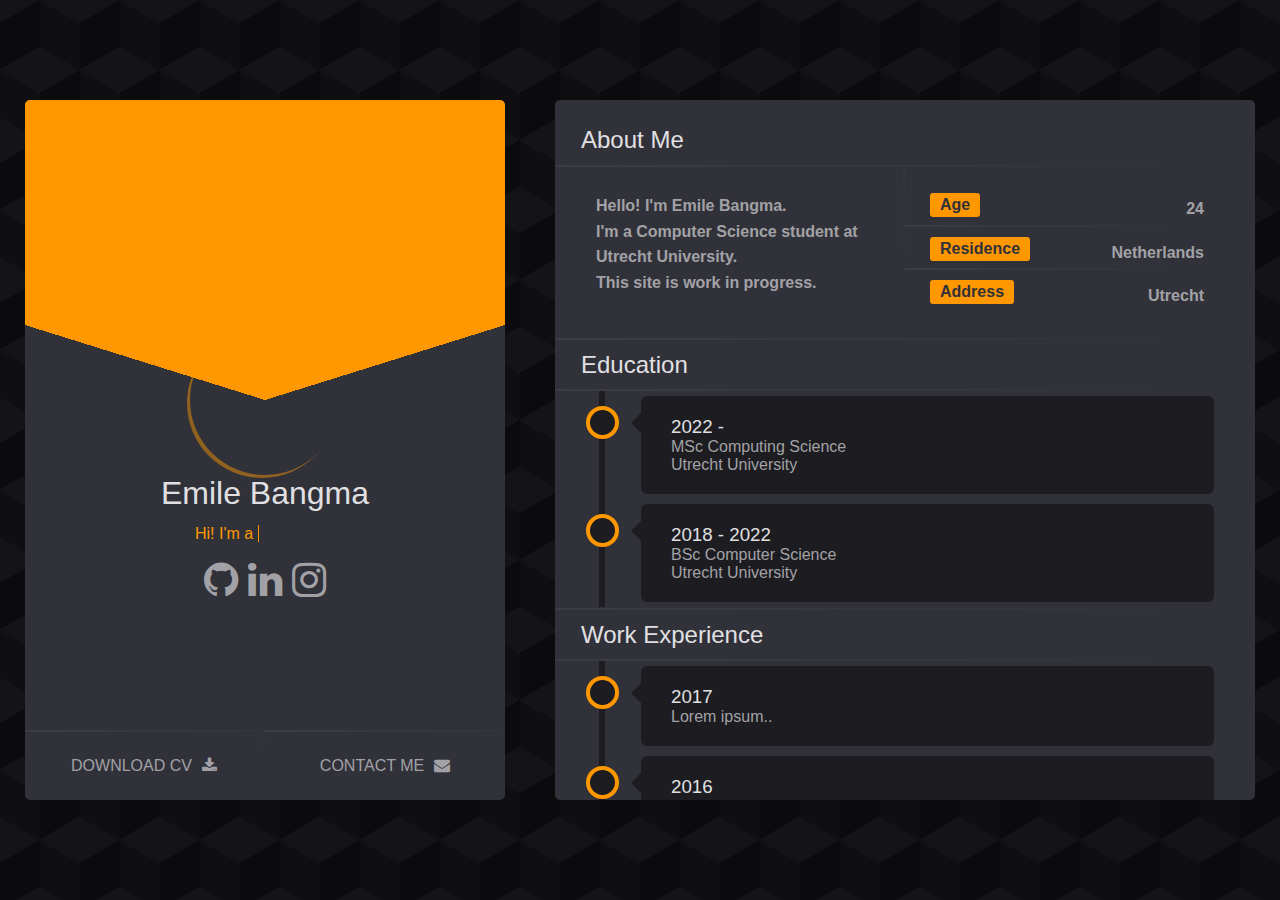
<file: index-amp.html>
<!DOCTYPE html>
<html ⚡ lang="en">
<head>
    <meta charset="utf-8" />
    <title>Emile Bangma - Portfolio</title>
    <meta name="viewport" content="width=device-width, initial-scale=1.0" />
    <link rel="apple-touch-icon" sizes="180x180" href="./icons/apple-touch-icon.png"/>
    <link rel="icon" type="image/png" sizes="32x32" href="./icons/favicon-32x32.png"/>
    <link rel="icon" type="image/png" sizes="16x16" href="./icons/favicon-16x16.png"/>
    <link rel="manifest" href="./manifest.webmanifest"/>
    <link rel="canonical" href="https://emilebangma.com/index.html"/>
    <meta name="theme-color" content="#ff9800"/>
    <meta name="description" content="CV/portfolio. Computer Science student at Utrecht University"/>
    <meta name="application-name" content="Emile Bangma - Portfolio"/>
    <meta name="author" content="Emile Bangma"/>
    <meta name="google-site-verification" content="oyMdQurJrc767onv29mKYog6BKX0lN03t9Yuq3p2zC0" />
    <style amp-boilerplate>
        body {
            -webkit-animation: -amp-start 8s steps(1, end) 0s 1 normal both;
            -moz-animation: -amp-start 8s steps(1, end) 0s 1 normal both;
            -ms-animation: -amp-start 8s steps(1, end) 0s 1 normal both;
            animation: -amp-start 8s steps(1, end) 0s 1 normal both;
        }
        @-webkit-keyframes -amp-start {
            from {
                visibility: hidden;
                }
            to {
                visibility: visible;
            }
        }
        @-moz-keyframes -amp-start {
            from {
                visibility: hidden;
            }
            to {
                visibility: visible;
                }
        }
        @-ms-keyframes -amp-start {
            from {
                visibility: hidden;
            }
            to {
                visibility: visible;
            }
        }
        @-o-keyframes -amp-start {
            from {
                visibility: hidden;
            }
            to {
                visibility: visible;
            }
        }
        @keyframes -amp-start {
            from {
                visibility: hidden;
            }
            to {
                visibility: visible;
            }
        }
    </style>
    <noscript>
        <style amp-boilerplate>
            body {
                -webkit-animation: none;
                -moz-animation: none;
                -ms-animation: none;
                animation: none;
            }
        </style>
    </noscript>
    <script async src="https://cdn.ampproject.org/v0.js"></script>
    <style amp-custom>
        :root{--text-color-header:#e0e0e2;--text-color-main:#a2a2a6;--text-color-minor:#ff9800;--background-color:#1c1c21;--background-color-light:#31313a;--background-color-light-transparent:#31313a77;--background-color-boxes:#26262c;--lining-color:#31313a;--lining-color-light:#3b3c45;--accent-color:#ff9800;--accent-color-transparent:#ff980077;--accent-color-light:#fffefd}body{background-color:var(--background-color);color:var(--text-color-main);overflow-x:hidden;font-family:Helvetica,Arial}a{color:inherit;text-decoration:inherit;padding-top:25px}hr{position:relative;left:-25px;height:2px;border-width:0;background:var(--background-color-light);background:linear-gradient(135deg,var(--lining-color-light) 0,var(--background-color-light) 100%)}.hidden{width:0;visibility:hidden;opacity:0;font-size:0px;}.link{display:block;width:100%;height:100%}h1,h2,h3,h4,h5,h6{color:var(--text-color-header)}#card{position:relative;height:100%;box-sizing:border-box;z-index:6;margin:25px;float:right;width:530px;height:700px;border-radius:5px;background-color:var(--background-color-light)}#container{position:relative;width:55%;margin:25px;float:left;padding:15px;box-sizing:border-box;z-index:6;min-width:400px;max-width:700px;height:700px;width:70%;border-radius:5px;background-color:var(--background-color-light);overflow-y:scroll;overflow-x:hidden}#container::-webkit-scrollbar{width:8px}#container::-webkit-scrollbar-track{background:var(--background-color-light)}#container::-webkit-scrollbar-thumb{background-color:var(--accent-color);border-radius:4px;border:3px solid var(--lining-color-light)}.center{display:flex;align-items:center;z-index:6;height:100vh;overflow-x:hidden}@media screen and (max-width:1220px), screen and (max-height:768px){#card{position:relative;z-index:6;min-width:600px;width:70%;max-height:700px;height:auto;margin:15px auto;float:none}#container{position:relative;z-index:6;min-width:600px;width:70%;height:auto;max-width:100vw;margin:15px auto;float:none;overflow-y:auto}.center{display:block;width:100%;height:auto}.fifty>div{width:50%;text-align:center;margin-top:50px;margin-bottom:0}.wrapper{background:var(--background-color,.15);position:absolute;left:0;width:100%;height:100vh;overflow-y:scroll;overflow-x:hidden}::-webkit-scrollbar{width:0px}.wrapper::-webkit-scrollbar-track{background:var(--background-color-light)}.wrapper::-webkit-scrollbar-thumb{background-color:var(--accent-color);border-radius:4px;border:3px solid var(--lining-color-light)}}@media screen and (max-width:600px){#card{position:relative;z-index:6;min-width:100%;width:100%;height:auto;margin:15px auto;float:none}#container{position:relative;z-index:6;min-width:100%;width:100%;height:auto;max-width:100vw;margin:15px auto;float:none;overflow-y:auto}.center{display:block;width:100%;height:auto}.wrapper{background:var(--background-color,.15);position:absolute;left:0;width:100%;height:100vh;overflow-y:scroll;overflow-x:hidden}.content-fifty{display:flex;flex-flow:row wrap}.content-fifty>div{min-width:100%;width:100%}.right-border-content{border:none}.clear-content{display:block}}.content{width:100%;border-radius:10px;border:1px solid var(--lining-color);box-sizing:border-box}.content-title{margin:10px}#banner-top{background-color:var(--accent-color);position:relative;box-sizing:border-box;height:225px;width:100%;border-top-left-radius:5px;border-top-right-radius:5px}#banner{position:relative;display:flex;flex-direction:column;flex-wrap:wrap;height:75px;width:100%;box-sizing:border-box}#banner-left{right:0;background:linear-gradient(to left bottom,var(--accent-color) 50%,transparent 50%);width:50%;height:75px}#banner-right{left:0;background:linear-gradient(to left bottom,var(--accent-color) 50%,transparent 50%);width:50%;height:75px;transform:scaleX(-1)}#profile-picture{display:block;position:relative;margin-left:auto;margin-right:auto;width:150px;height:150px;object-fit:cover;border-radius:50%;border-width:0;border-style:solid;border-color:transparent;box-sizing:border-box;margin-top:-75px;-webkit-box-shadow:-3px 3px 0 0 var(--accent-color-transparent);box-shadow:-3px 3px 0 0 var(--accent-color-transparent)}#name{text-align:center;height:50px}#typewriter-container{width:100%;color:var(--accent-color);text-align:center;height:35px}.css-replace-text{width:140px;text-align:left;color:var(--accent-color);margin:0 auto}.fifty{display:flex;width:100%;height:calc(100% - (200px + 100px + 50px + 35px + 75px));box-sizing:border-box}.fifty>div{width:50%;text-align:center;align-self:flex-end;border-top-width:2px;border-top-style:solid;border-image-slice:1;border-image-source:linear-gradient(135deg,var(--lining-color-light) 0,var(--background-color-light) 100%);margin-bottom:25px;height:70px}.content-fifty{display:flex;width:100%;box-sizing:border-box}.content-fifty>div{width:50%;padding:25px;text-align:center;margin-bottom:0;font-weight:700}.left-text{text-align:left;font-weight:700;line-height:1.6}.right-text{text-align:right;font-weight:700;line-height:1.6}.inline{display:inline;float:right;padding:3px 10px;font-weight:700}.clear,.clear-content{clear:both;margin:10px 0}.clear-content{display:none}.text-box{background-color:var(--accent-color);color:var(--background-color-light);border-radius:3px;float:left;padding:3px 10px;font-weight:700;display:inline}#icons{height:25px;text-align:center}.space{display:inline-block;width:10px}.right-border,.right-border-content{border-right-width:2px;border-right-style:solid;border-image-slice:1;border-image-source:linear-gradient(135deg,var(--lining-color-light) 0,var(--background-color-light) 100%)}.svg{width:100%;max-width:100%;max-height:100%;object-fit:cover}#background-boxes{position:fixed;z-index:3;width:100vw;height:100vh;background-color:var(--background-color);opacity:1;background-image:linear-gradient(30deg,var(--background-color-light) 12%,transparent 12.5%,transparent 87%,var(--background-color-light) 87.5%,var(--background-color-light)),linear-gradient(150deg,var(--background-color-light) 12%,transparent 12.5%,transparent 87%,var(--background-color-light) 87.5%,var(--background-color-light)),linear-gradient(30deg,var(--background-color-light) 12%,transparent 12.5%,transparent 87%,var(--background-color-light) 87.5%,var(--background-color-light)),linear-gradient(150deg,var(--background-color-light) 12%,transparent 12.5%,transparent 87%,var(--background-color-light) 87.5%,var(--background-color-light)),linear-gradient(60deg,var(--background-color-light-transparent) 25%,transparent 25.5%,transparent 75%,var(--background-color-light-transparent) 75%,var(--background-color-light-transparent)),linear-gradient(60deg,var(--background-color-light-transparent) 25%,transparent 25.5%,transparent 75%,var(--background-color-light-transparent) 75%,var(--background-color-light-transparent));background-size:80px 140px;background-position:0 0,0 0,40px 70px,40px 70px,0 0,40px 70px;filter:brightness(.4)}.grid-center{display:grid;align-items:center;justify-items:center}@media screen and (min-width:1221px) and (min-height:769px){.wrapper{background:var(--background-color,.15);position:absolute;left:0;width:100%;height:100vh;overflow-y:hidden;overflow-x:hidden;-ms-overflow-style:none;scrollbar-width:none;}.wrapper::-webkit-scrollbar{width:0px;display:none;}}.bg-bubbles{position:fixed;top:0;left:0;width:100%;height:100%;z-index:3;opacity:.5}.bg-bubbles li{z-index:4;position:absolute;list-style:none;display:block;width:40px;height:40px;background-color:var(--background-color-boxes,.15);bottom:-160px;-webkit-animation:square 25s infinite;animation:square 25s infinite;-webkit-transition-timing-function:linear;transition-timing-function:linear}.bg-bubbles li:nth-child(1){left:10%}.bg-bubbles li:nth-child(2){left:20%;width:80px;height:80px;animation-delay:2s;animation-duration:17s}.bg-bubbles li:nth-child(3){left:25%;animation-delay:4s}.bg-bubbles li:nth-child(4){left:40%;width:60px;height:60px;animation-duration:22s;background-color:var(--background-color-boxes,.15)}.bg-bubbles li:nth-child(5){left:70%}.bg-bubbles li:nth-child(6){left:80%;width:120px;height:120px;animation-delay:3s;background-color:var(--background-color-boxes,.15)}.bg-bubbles li:nth-child(7){left:32%;width:160px;height:160px;animation-delay:7s}.bg-bubbles li:nth-child(8){left:55%;width:20px;height:20px;animation-delay:15s;animation-duration:40s}.bg-bubbles li:nth-child(9){left:25%;width:10px;height:10px;animation-delay:2s;animation-duration:40s;background-color:var(--background-color-boxes,.15)}.bg-bubbles li:nth-child(10){left:90%;width:160px;height:160px;animation-delay:11s}@-webkit-keyframes square{0%{transform:translateY(0)}100%{transform:translateY(-120vh) rotate(600deg)}}@keyframes square{0%{transform:translateY(0)}100%{transform:translateY(-120vh) rotate(600deg)}}.timeline{position:relative;max-width:1200px;margin:0 auto}.timeline::after{content:'';position:absolute;width:6px;background-color:var(--background-color);top:0;bottom:0;left:31px;margin-left:-3px}.timeline-container{width:100%;padding-left:70px;padding-right:25px;padding-top:5px;padding-bottom:5px;position:relative;background-color:inherit}.timeline-container::after{content:'';position:absolute;width:25px;height:25px;right:-17px;background-color:var(--background-color);border:4px solid var(--accent-color);top:15px;border-radius:50%;z-index:1}.timeline-left{left:0}.timeline-right{left:0}.timeline-left::before{content:" ";height:0;position:absolute;top:22px;width:0;z-index:1;right:30px;border:medium solid var(--background-color);border-width:10px 0 10px 10px;border-color:transparent transparent transparent var(--background-color)}.timeline-right::before{content:" ";height:0;position:absolute;top:22px;width:0;z-index:1;left:30px;border:medium solid var(--background-color);border-width:10px 10px 10px 0;border-color:transparent var(--background-color) transparent transparent}.timeline-left::after,.timeline-right::after{left:15px}.timeline-content{padding:20px 30px;background-color:var(--background-color);position:relative;border-radius:6px}.timeline-container::before{left:60px;border:medium solid var(--background-color);border-width:10px 10px 10px 0;border-color:transparent var(--background-color) transparent transparent}*{box-sizing:border-box;margin:0;padding:0;font-weight:300}.copy{text-align:center}
        @font-face{font-family:FontAwesome;src:local("Helvetica"),local("Arial");src:url(./fonts/fontawesome-webfont.woff2?v=4.7.0) format("woff2"),url(./fonts/fontawesome-webfont.woff?v=4.7.0) format("woff"),url(./fonts/fontawesome-webfont.ttf?v=4.7.0) format("truetype");font-weight:400;font-style:normal;font-display:swap}.fa{display:inline-block;font:normal normal normal 14px/1 FontAwesome;font-size:inherit;text-rendering:auto;-webkit-font-smoothing:antialiased;-moz-osx-font-smoothing:grayscale}.fa-lg{font-size:1.33333333em;line-height:.75em;vertical-align:-15%}.fa-2x{font-size:2.5em}.fa-github:before{content:"\f09b"}.fa-linkedin:before{content:"\f0e1"}.fa-instagram:before{content:"\f16d"}.fa-download:before{content:"\f019"}.fa-envelope:before{content:"\f0e0"}@keyframes typing{0.0000%,27.3488%{content:""}1.1395%,26.2093%{content:"d"}2.2791%,25.0698%{content:"de"}23.9302%,3.4186%{content:"dev"}22.7907%,4.5581%{content:"deve"}21.6512%,5.6977%{content:"devel"}20.5116%,6.8372%{content:"develo"}19.3721%,7.9767%{content:"develop"}18.2326%,9.1163%{content:"develope"}10.2558%,17.0930%{content:"developer"}30.7674%,51.2791%{content:""}31.9070%,50.1395%{content:"w"}33.0465%,49.0000%{content:"wr"}34.1860%,47.8605%{content:"wri"}35.3256%,46.7209%{content:"writ"}36.4651%,45.5814%{content:"write"}37.6047%,44.4419%{content:"writer"}54.6977%,75.2093%{content:""}55.8372%,74.0698%{content:"r"}56.9767%,72.9302%{content:"re"}58.1163%,71.7907%{content:"rea"}59.2558%,70.6512%{content:"read"}60.3953%,69.5116%{content:"reade"}61.5349%,68.3721%{content:"reader"}78.6279%,96.8605%{content:""}79.7674%,95.7209%{content:"h"}80.9070%,94.5814%{content:"hu"}82.0465%,93.4419%{content:"hum"}83.1860%,92.3023%{content:"huma"}84.3256%,91.1628%{content:"human"}}@keyframes blink{0%,100%{opacity:1}50%{opacity:0}}.typewriter{--caret:currentcolor}.typewriter::before{content:"";animation:typing 13.5s infinite}.typewriter::after{content:"";border-right:1px solid var(--caret);animation:blink .5s linear infinite}.typewriter.thick::after{border-right:1ch solid var(--caret)}.typewriter.nocaret::after{border-right:0}@media (prefers-reduced-motion){.typewriter::after{animation:none}@keyframes sequencePopup{0%,100%{content:"developer"}25%{content:"writer"}50%{content:"reader"}75%{content:"human"}}.typewriter::before{content:"developer";animation:sequencePopup 12s linear infinite}}
    </style>
</head>
<body>
    <div id="background-boxes"></div>
    <div class="wrapper">
        <div class="grid-center">
            <div class="center">
                <div id="card">
                    <div id="banner-top"></div>
                    <div id="banner">
                        <div id="banner-left"></div>
                        <div id="banner-right"></div>
                    </div>
                    <a href="media/emile.webp" target="_blank"><amp-img width="150px" height="150px" id="profile-picture" src="media/emile-small.webp" alt="profile picture"/></a>
                    <h1 id="name">Emile Bangma</h1>
                    <div id="typewriter-container">
                        <p class="css-replace-text" aria-label="Hi! I'm a developer">Hi! I'm a&nbsp;<span class="hidden">developer</span><span class="typewriter"></span></p>
                    </div>
                    <p id="icons"><a href="https://github.com/saberzero1" name="GitHub profile page" target="_blank" rel="noreferrer"><i class="fa fa-2x fa-github" title="GitHub Profile Page" name="GitHub Profile Page"></i></a><span class="space"></span><a href="https://www.linkedin.com/in/emilebangma/" title="LinkedIn profile page" name="LinkedIn profile page" target="_blank" rel="noreferrer"><i class="fa fa-2x fa-linkedin" name="LinkedIn Profile Page"></i></a><span class="space"></span><a href="https://www.instagram.com/ewjbangma/" title="Instagram profile page" name="Instagram profile page" target="_blank" rel="noreferrer"><i class="fa fa-2x fa-instagram" name="Instagram Profile Page"></i></a></p>
                    <div class="fifty">
                        <div class="right-border"><a class="link" href="#" name="CV">DOWNLOAD CV<span class="space"></span><i class="fa fa-download"></i></a></div>
                        <div><a class="link" href="mailto:contact@emilebangma.com" name="Mail Address">CONTACT ME<span class="space"></span><i class="fa fa-envelope"></i></a></div>
                    </div>
                </div>
                <div id="container">
                    <div class="content">
                        <h2 class="content-title">About Me</h2>
                    </div>
                    <hr>
                    <div class="content">
                        <div class="content-fifty">
                            <div class="right-border-content">
                                <p class="left-text">Hello! I'm Emile Bangma.</p>
                                <p class="left-text">I'm a Computer Science student at Utrecht University.</p>
                                <p class="left-text">This site is work in progress.</p>
                            </div>
                            <hr class="clear-content">
                            <div>
                                <span class="text-box">Age</span><p class="right-text inline">24</p>
                                <hr class="clear">
                                <span class="text-box">Residence</span><p class="right-text inline">Netherlands</p>
                                <hr class="clear">
                                <span class="text-box">Address</span><p class="right-text inline">Utrecht</p>
                            </div>
                        </div>
                    </div>
                    <hr>
                    <div class="content">
                        <h2 class="content-title">Education</h2>
                        <hr>
                        <div class="timeline">
                            <div class="timeline-container timeline-right">
                                <div class="timeline-content">
                                    <h3>2022 - </h3>
                                    <p>MSc Computing Science</p>
                                    <p>Utrecht University</p>
                                </div>
                            </div>
                            <div class="timeline-container timeline-right">
                                <div class="timeline-content">
                                    <h3>2018 - 2022</h3>
                                    <p>BSc Computer Science</p>
                                    <p>Utrecht University</p>
                                </div>
                            </div>
                       </div>
                    </div>
                    <hr>
                    <div class="content">
                        <h2 class="content-title">Work Experience</h2>
                        <hr>
                        <div class="timeline">
                           <div class="timeline-container timeline-right">
                               <div class="timeline-content">
                                   <h3>2017</h3>
                                   <p>Lorem ipsum..</p>
                               </div>
                           </div>
                           <div class="timeline-container timeline-right">
                               <div class="timeline-content">
                                   <h3>2016</h3>
                                   <p>Lorem ipsum..</p>
                               </div>
                           </div>
                       </div>
                    </div>
                    <hr>
                    <div class="content">
                        <h2 class="content-title">Projects</h2>
                        <hr>
                        <div class="timeline">
                            <div class="timeline-container timeline-right">
                                <div class="timeline-content">
                                    <a href="https://github.com/UU-tracktech/tracktech" target="_blank" rel="noreferrer">
                                        <amp-img
                                        class="svg amp-pic"
                                        src="https://github-readme-stats.vercel.app/api/pin/?username=UU-tracktech&repo=tracktech&bg_color=31313A&hide_border=true&icon_color=f99502&text_color=9c9ca1&title_color=f99502"
                                        alt="Real-time tracking of objects on multiple cameras"
                                        width="505px"
                                        height="151.5px"
                                        layout="responsive"
                                        />
                                     </a>
                                </div>
                            </div>
                       </div>
                    </div>
                    <hr>
                    <div class="content">
                        <a href="https://github.com/saberzero1" target="_blank" rel="noreferrer">
                            <amp-img
                            class="svg amp-pic"
                            src="https://github-readme-stats.vercel.app/api?username=saberzero1&show_icons=true&count_private=true&include_all_commits=true&bg_color=31313A&hide_border=true&icon_color=f99502&text_color=9c9ca1&title_color=f99502&"
                            alt="GitHub Stats"
                            width="660px"
                            height="260px"
                            layout="responsive"
                            />
                        </a>
                    </div>
                    <hr>
                    <div class="content">
                        <a href="https://github.com/saberzero1" target="_blank" rel="noreferrer">
                            <amp-img
                            class="svg amp-pic"
                            src="https://github-readme-streak-stats.herokuapp.com/?user=saberzero1&background=31313A&stroke=31313A&hide_border=true&icon_color=f99502&currStreakNum=9c9ca1&title_color=f99502&sideNums=9C9CA1&sideLabels=f99502&dates=9c9ca1"
                            alt="GitHub Streak"
                            width="660px"
                            height="260px"
                            layout="responsive"
                            />
                        </a>
                    </div>
                    <hr>
                    <div class="content">
                        <a href="https://github.com/saberzero1" target="_blank">
                            <amp-img
                            class="svg amp-pic"
                            src="https://github-readme-stats.vercel.app/api/top-langs/?username=saberzero1&theme=gruvbox&langs_count=10&layout=compact&bg_color=31313A&hide_border=true&icon_color=f99502&text_color=9c9ca1&title_color=f99502&hide=jupyter%20notebook"
                            alt="GitHub Language Stats"
                            width="660px"
                            height="358px"
                            layout="responsive"
                            />
                        </a>
                    </div>
                    <p class="copy">
                        &copy; 2022 Emile Bangma
                    </p>
                </div>
            </div>
        </div>
        <ul class="bg-bubbles">
            <li></li>
            <li></li>
            <li></li>
            <li></li>
            <li></li>
            <li></li>
            <li></li>
            <li></li>
            <li></li>
            <li></li>
        </ul>
    </div>
</body>
</html>
</file>
